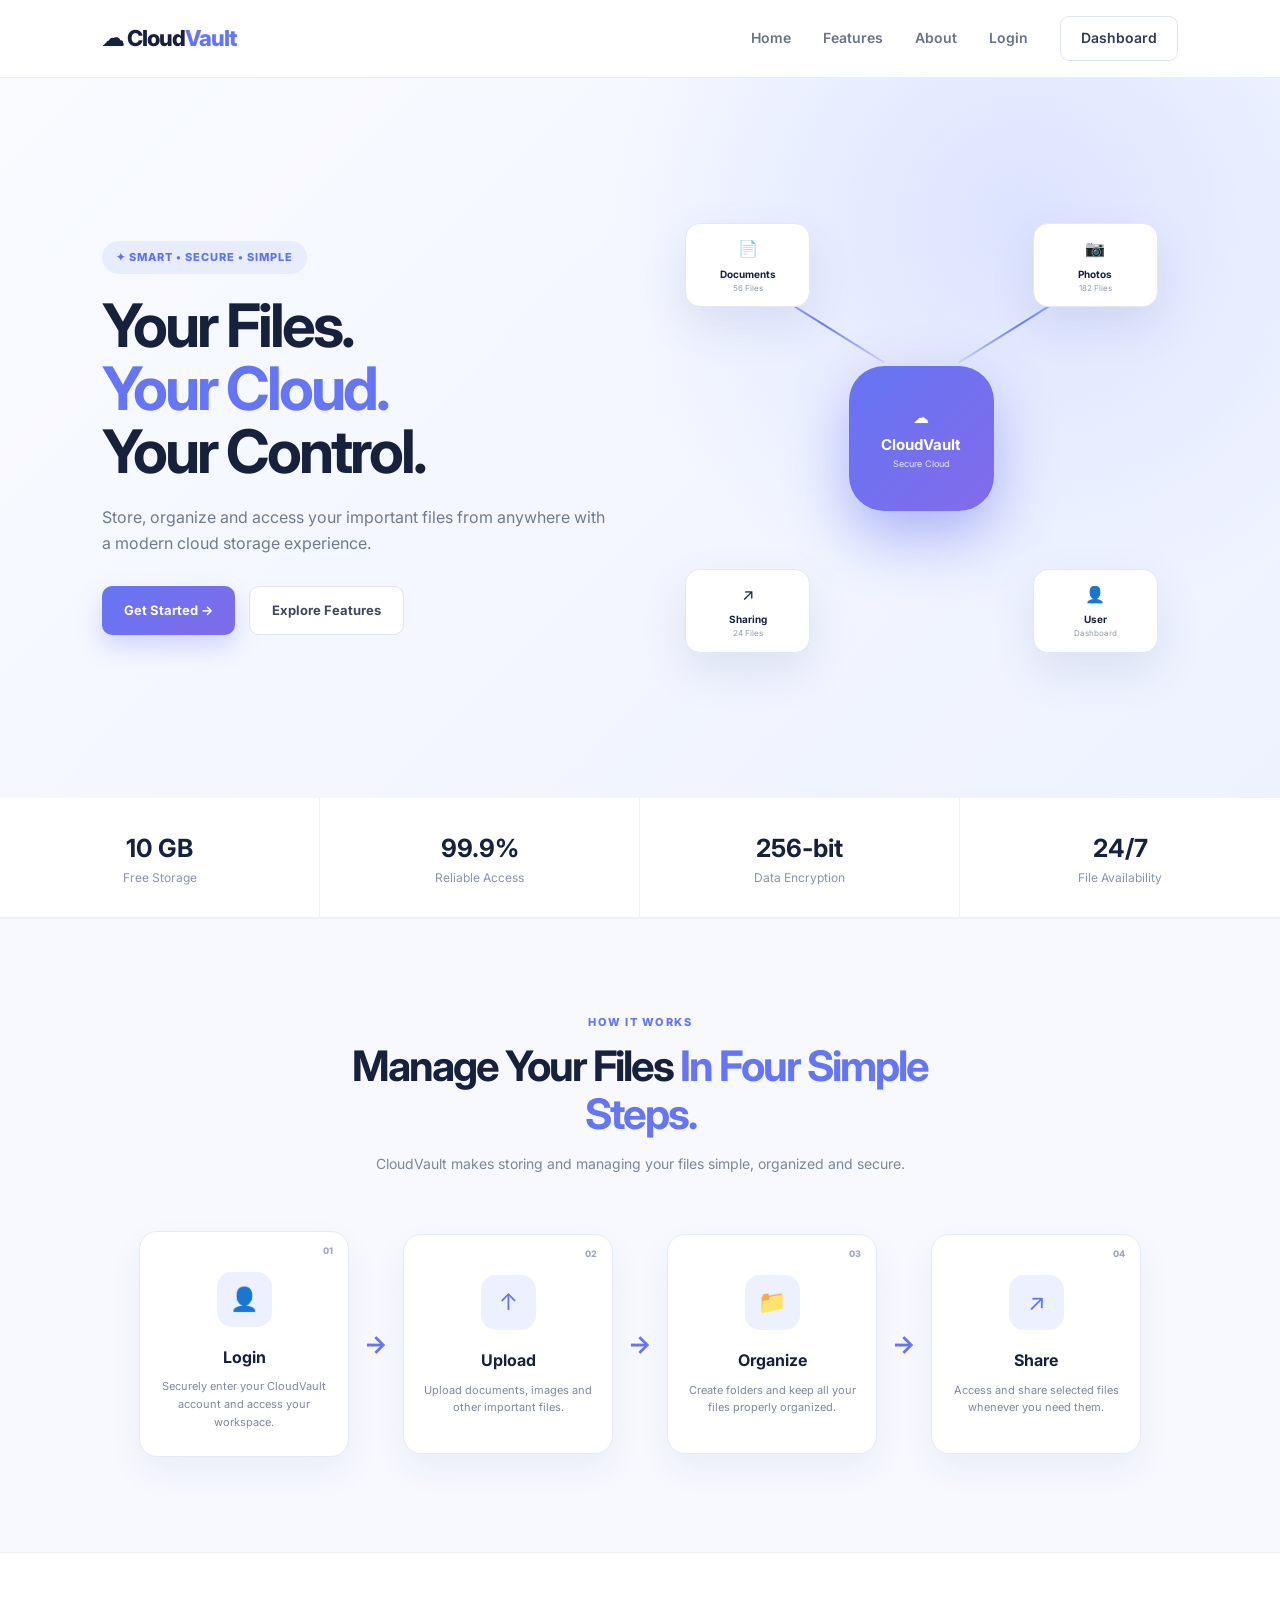
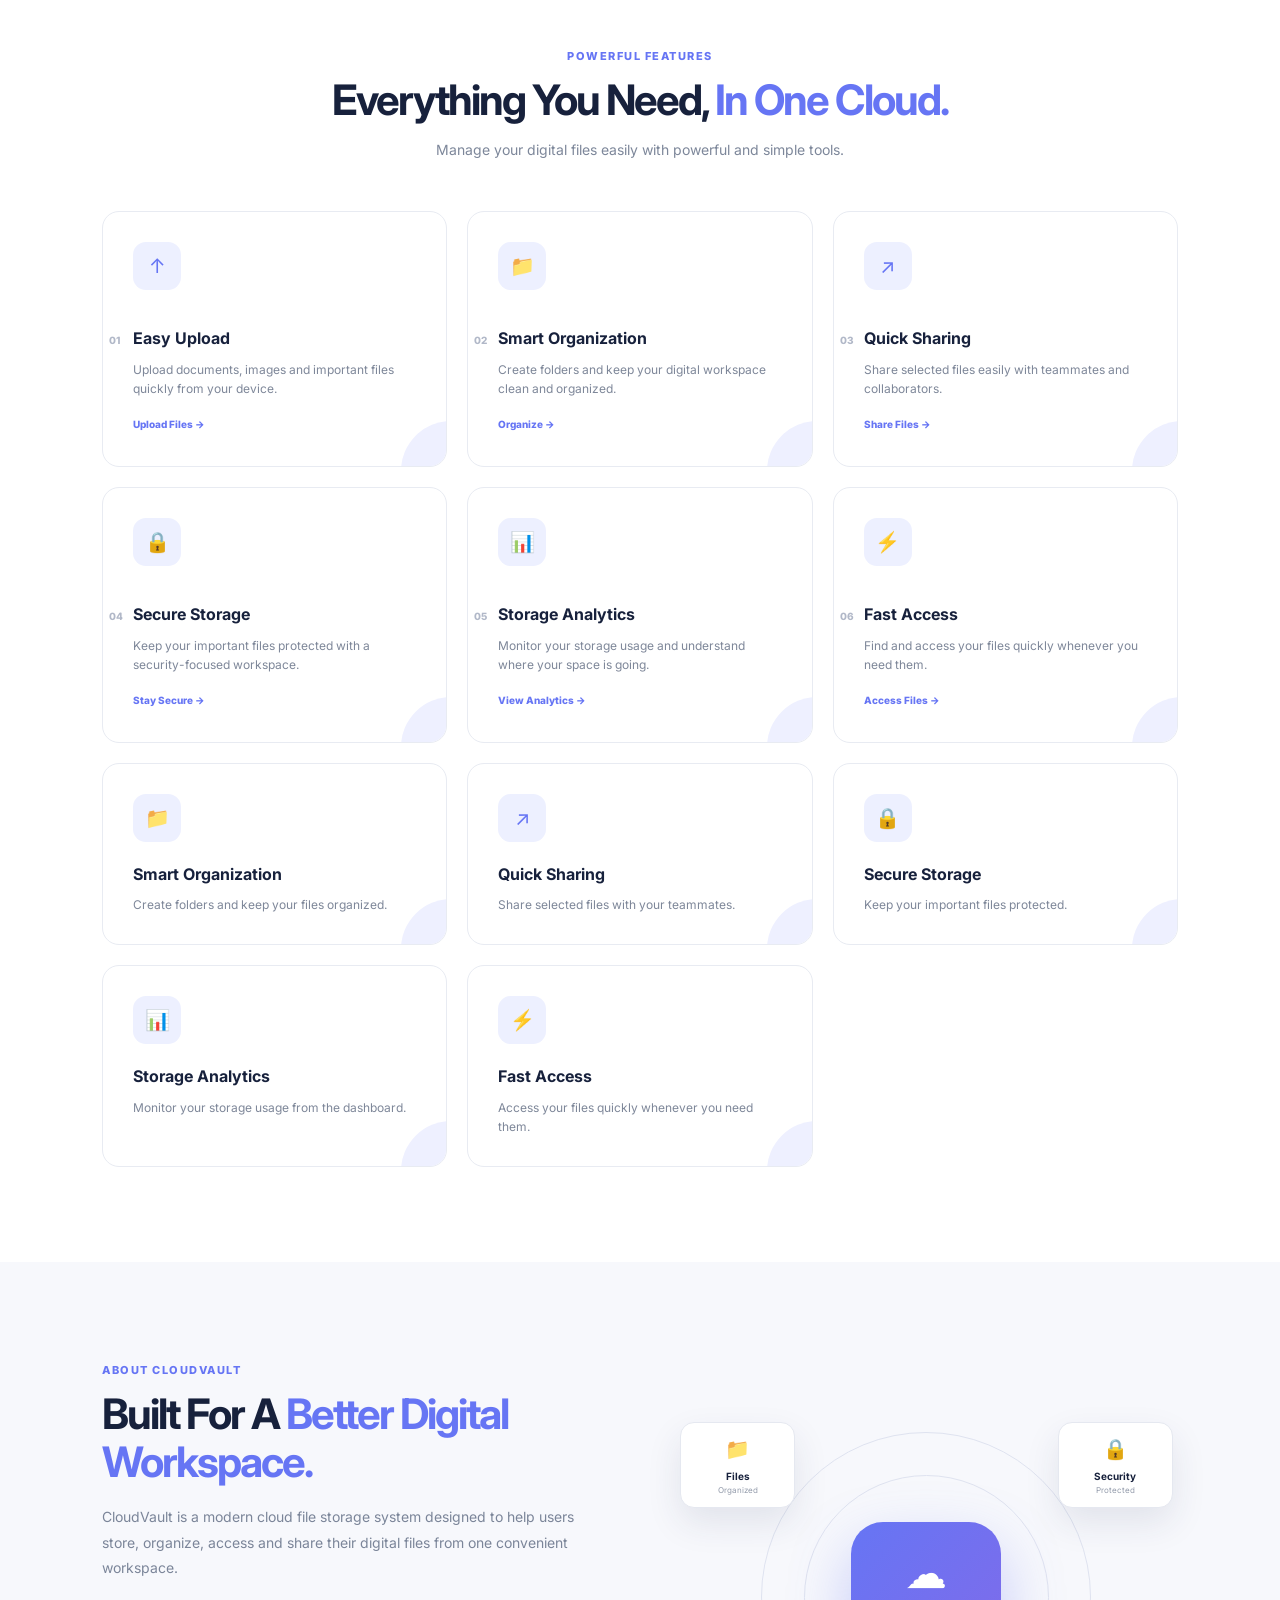
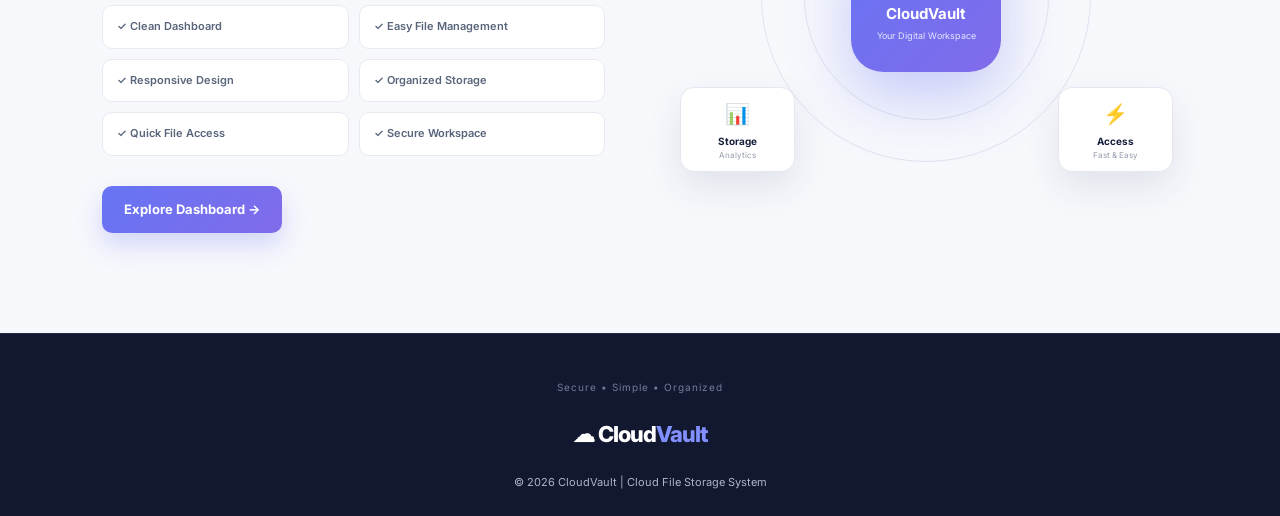
<file: src/main/resources/static/index.html>
<!DOCTYPE html>
<html lang="en">

<head>

    <meta charset="UTF-8">

    <meta name="viewport"
          content="width=device-width, initial-scale=1.0">

    <title>CloudVault | Cloud File Storage</title>

    <link rel="stylesheet" href="style.css">

</head>

<body>

<!-- Navigation Bar -->
<header class="navbar">

    <div class="logo">
        ☁ Cloud<span>Vault</span>
    </div>

    <nav>
        <a href="#home">Home</a>
        <a href="#features">Features</a>
        <a href="#about">About</a>
        <a href="login.html">Login</a>
        <a href="dashboard.html">Dashboard</a>
    </nav>

</header>


<!-- Home / Hero Section -->
<section id="home" class="hero">

    <div class="hero-content">

        <p class="tagline">
            ✦ SMART • SECURE • SIMPLE
        </p>

        <h1>
            Your Files.
            <span>Your Cloud.</span>
            Your Control.
        </h1>

        <p class="hero-text">
            Store, organize and access your important
            files from anywhere with a modern cloud
            storage experience.
        </p>

        <div class="hero-buttons">

            <a href="login.html" class="btn primary">
                Get Started →
            </a>

            <a href="#features" class="btn secondary">
                Explore Features
            </a>

        </div>

    </div>


    <!-- Cloud Diagram -->
    <div class="cloud-diagram">

        <div class="cloud-center">
            ☁
            <h3>CloudVault</h3>
            <p>Secure Cloud</p>
        </div>

        <div class="diagram-box box-one">
            📄
            <b>Documents</b>
            <small>56 Files</small>
        </div>

        <div class="diagram-box box-two">
            📷
            <b>Photos</b>
            <small>182 Files</small>
        </div>

        <div class="diagram-box box-three">
            ↗
            <b>Sharing</b>
            <small>24 Files</small>
        </div>

        <div class="diagram-box box-four">
            👤
            <b>User</b>
            <small>Dashboard</small>
        </div>

    </div>

</section>


<!-- Statistics -->
<section class="stats">

    <div>
        <h2>10 GB</h2>
        <p>Free Storage</p>
    </div>

    <div>
        <h2>99.9%</h2>
        <p>Reliable Access</p>
    </div>

    <div>
        <h2>256-bit</h2>
        <p>Data Encryption</p>
    </div>

    <div>
        <h2>24/7</h2>
        <p>File Availability</p>
    </div>

</section>

<!-- ================================
 HOW IT WORKS
================================ -->

<section class="how-it-works">

    <div class="section-heading">

        <p>HOW IT WORKS</p>

        <h2>
            Manage Your Files
            <span>In Four Simple Steps.</span>
        </h2>

        <p>
            CloudVault makes storing and managing
            your files simple, organized and secure.
        </p>

    </div>


    <!-- Workflow -->

    <div class="workflow">

        <!-- Step 1 -->

        <div class="workflow-card">

            <div class="step-number">
                01
            </div>

            <div class="workflow-icon">
                👤
            </div>

            <h3>
                Login
            </h3>

            <p>
                Securely enter your CloudVault
                account and access your workspace.
            </p>

        </div>


        <!-- Arrow -->

        <div class="workflow-arrow">
            →
        </div>


        <!-- Step 2 -->

        <div class="workflow-card">

            <div class="step-number">
                02
            </div>

            <div class="workflow-icon">
                ↑
            </div>

            <h3>
                Upload
            </h3>

            <p>
                Upload documents, images and
                other important files.
            </p>

        </div>


        <!-- Arrow -->

        <div class="workflow-arrow">
            →
        </div>


        <!-- Step 3 -->

        <div class="workflow-card">

            <div class="step-number">
                03
            </div>

            <div class="workflow-icon">
                📁
            </div>

            <h3>
                Organize
            </h3>

            <p>
                Create folders and keep all
                your files properly organized.
            </p>

        </div>


        <!-- Arrow -->

        <div class="workflow-arrow">
            →
        </div>


        <!-- Step 4 -->

        <div class="workflow-card">

            <div class="step-number">
                04
            </div>

            <div class="workflow-icon">
                ↗
            </div>

            <h3>
                Share
            </h3>

            <p>
                Access and share selected files
                whenever you need them.
            </p>

        </div>

    </div>

</section>


<!-- Features -->
<section id="features" class="features">

    <div class="section-heading">

        <p>POWERFUL FEATURES</p>

        <h2>
            Everything You Need,
            <span>In One Cloud.</span>
        </h2>

        <p>
            Manage your digital files easily with
            powerful and simple tools.
        </p>

    </div>


    <div class="feature-container">

        <div class="feature-card">
            <div class="feature-icon">↑</div>
            <div class="feature-number">01</div>
            <h3>Easy Upload</h3>
            <p>
                Upload documents, images and important
                files quickly from your device.
            </p>
            <span class="feature-link">Upload Files →</span>
        </div>


        <div class="feature-card">
            <div class="feature-icon">📁</div>
            <div class="feature-number">02</div>
            <h3>Smart Organization</h3>
            <p>
                Create folders and keep your digital
                workspace clean and organized.
            </p>
            <span class="feature-link">Organize →</span>
        </div>


        <div class="feature-card">
            <div class="feature-icon">↗</div>
            <div class="feature-number">03</div>
            <h3>Quick Sharing</h3>
            <p>
                Share selected files easily with
                teammates and collaborators.
            </p>
            <span class="feature-link">Share Files →</span>
        </div>


        <div class="feature-card">
            <div class="feature-icon">🔒</div>
            <div class="feature-number">04</div>
            <h3>Secure Storage</h3>
            <p>
                Keep your important files protected
                with a security-focused workspace.
            </p>
            <span class="feature-link">Stay Secure →</span>
        </div>


        <div class="feature-card">
            <div class="feature-icon">📊</div>
            <div class="feature-number">05</div>
            <h3>Storage Analytics</h3>
            <p>
                Monitor your storage usage and
                understand where your space is going.
            </p>
            <span class="feature-link">View Analytics →</span>
        </div>


        <div class="feature-card">
            <div class="feature-icon">⚡</div>
            <div class="feature-number">06</div>
            <h3>Fast Access</h3>
            <p>
                Find and access your files quickly
                whenever you need them.
            </p>
            <span class="feature-link">Access Files →</span>
        </div>


        <div class="feature-card">
            <div class="feature-icon">📁</div>
            <h3>Smart Organization</h3>
            <p>
                Create folders and keep your
                files organized.
            </p>
        </div>


        <div class="feature-card">
            <div class="feature-icon">↗</div>
            <h3>Quick Sharing</h3>
            <p>
                Share selected files with
                your teammates.
            </p>
        </div>


        <div class="feature-card">
            <div class="feature-icon">🔒</div>
            <h3>Secure Storage</h3>
            <p>
                Keep your important files
                protected.
            </p>
        </div>


        <div class="feature-card">
            <div class="feature-icon">📊</div>
            <h3>Storage Analytics</h3>
            <p>
                Monitor your storage usage
                from the dashboard.
            </p>
        </div>


        <div class="feature-card">
            <div class="feature-icon">⚡</div>
            <h3>Fast Access</h3>
            <p>
                Access your files quickly
                whenever you need them.
            </p>
        </div>

    </div>

</section>


<!-- ================================
 ABOUT CLOUDVAULT
================================ -->

<section id="about" class="about">

    <div class="about-content">

        <p class="section-label">
            ABOUT CLOUDVAULT
        </p>

        <h2>
            Built For A
            <span>Better Digital Workspace.</span>
        </h2>

        <p class="about-description">
            CloudVault is a modern cloud file storage
            system designed to help users store,
            organize, access and share their digital
            files from one convenient workspace.
        </p>


        <!-- About Points -->

        <div class="about-points">

            <div>
                ✓ Clean Dashboard
            </div>

            <div>
                ✓ Easy File Management
            </div>

            <div>
                ✓ Responsive Design
            </div>

            <div>
                ✓ Organized Storage
            </div>

            <div>
                ✓ Quick File Access
            </div>

            <div>
                ✓ Secure Workspace
            </div>

        </div>


        <a href="dashboard.html"
           class="btn primary">

            Explore Dashboard →

        </a>

    </div>


    <!-- About Visual -->

    <div class="about-visual">

        <div class="about-orbit orbit-one"></div>

        <div class="about-orbit orbit-two"></div>


        <!-- Center -->

        <div class="about-center">

            <div class="about-cloud-icon">
                ☁
            </div>

            <h3>
                CloudVault
            </h3>

            <p>
                Your Digital Workspace
            </p>

        </div>


        <!-- Visual Cards -->

        <div class="about-node node-files">

            <span>📁</span>

            <b>Files</b>

            <small>Organized</small>

        </div>


        <div class="about-node node-security">

            <span>🔒</span>

            <b>Security</b>

            <small>Protected</small>

        </div>


        <div class="about-node node-storage">

            <span>📊</span>

            <b>Storage</b>

            <small>Analytics</small>

        </div>


        <div class="about-node node-access">

            <span>⚡</span>

            <b>Access</b>

            <small>Fast & Easy</small>

        </div>

    </div>

</section>

<!-- Footer -->
<footer>

    <div class="logo">
        ☁ Cloud<span>Vault</span>
    </div>

    <p>
        © 2026 CloudVault | Cloud File Storage System
    </p>

</footer>


<script src="script.js"></script>

</body>

</html>
</file>
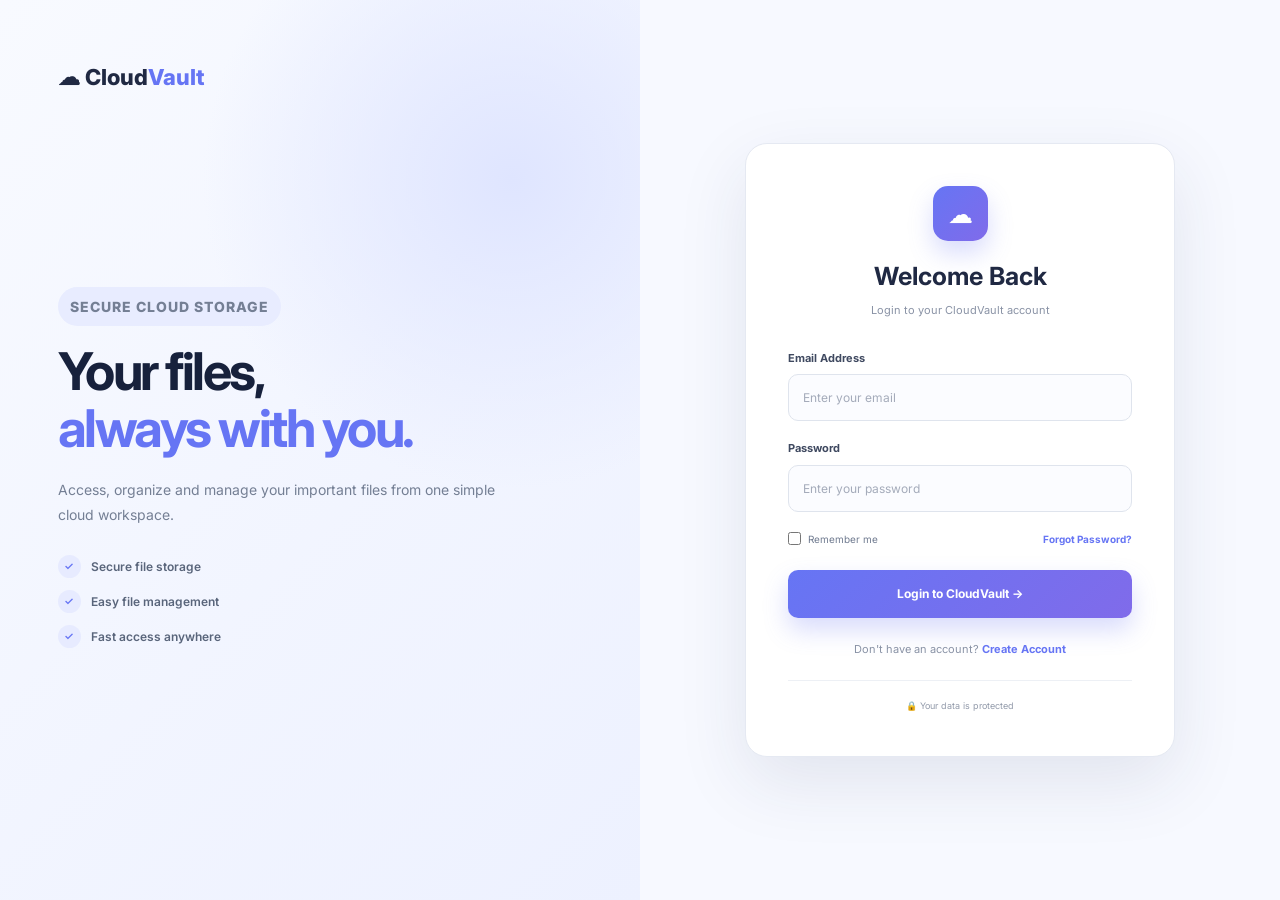
<file: src/main/resources/static/login.html>
<!DOCTYPE html>
<html lang="en">

<head>
    <meta charset="UTF-8">
    <meta name="viewport" content="width=device-width, initial-scale=1.0">

    <title>Login | CloudVault</title>

    <link rel="stylesheet" href="style.css">
</head>

<body>

<!-- LOGIN PAGE -->

<main class="login-page">

    <!-- Left Side -->

    <section class="login-info">

        <a href="index.html" class="login-logo">
            ☁ Cloud<span>Vault</span>
        </a>

        <div class="login-info-content">

            <p class="login-label">
                SECURE CLOUD STORAGE
            </p>

            <h1>
                Your files,
                <span>always with you.</span>
            </h1>

            <p>
                Access, organize and manage your
                important files from one simple
                cloud workspace.
            </p>

            <div class="login-benefits">

                <div>
                    <span>✓</span>
                    Secure file storage
                </div>

                <div>
                    <span>✓</span>
                    Easy file management
                </div>

                <div>
                    <span>✓</span>
                    Fast access anywhere
                </div>

            </div>

        </div>

    </section>


    <!-- Right Side -->

    <section class="login-form-section">

        <div class="login-card">

            <div class="login-card-header">

                <div class="login-icon">
                    ☁
                </div>

                <h2>
                    Welcome Back
                </h2>

                <p>
                    Login to your CloudVault account
                </p>

            </div>



            <form id="loginForm">

                <!-- Email -->

                <div class="form-group">

                    <label for="email">
                        Email Address
                    </label>

                    <input
                            type="email"
                            id="email"
                            placeholder="Enter your email"
                            required
                    >

                </div>


                <!-- Password -->

                <div class="form-group">

                    <label for="password">
                        Password
                    </label>

                    <input
                            type="password"
                            id="password"
                            placeholder="Enter your password"
                            required
                    >

                </div>


                <!-- Options -->

                <div class="login-options">

                    <label class="remember">

                        <input
                                type="checkbox"
                                id="remember"
                        >

                        <span>
                Remember me
            </span>

                    </label>

                    <a href="#">
                        Forgot Password?
                    </a>

                </div>


                <!-- Login Button -->

                <button
                        type="submit"
                        class="login-button">

                    Login to CloudVault →

                </button>

            </form>


            <!-- Register -->

            <p class="register-text">

                Don't have an account?

                <a href="#">
                    Create Account
                </a>

            </p>


            <!-- Security -->

            <div class="login-security">

                🔒 Your data is protected

            </div>

        </div>

    </section>

</main>
<script src="script.js"></script>

</body>

</html>
</file>
<file: src/main/resources/static/style.css>
/* ================================
   GOOGLE FONT
================================ */

@import url('https://fonts.googleapis.com/css2?family=Inter:wght@400;500;600;700;800&display=swap');


/* ================================
   BASIC RESET
================================ */

* {
    margin: 0;
    padding: 0;
    box-sizing: border-box;
}

html {
    scroll-behavior: smooth;
}

body {
    font-family: 'Inter', sans-serif;
    color: #17213c;
    background: #f8faff;
    line-height: 1.6;
}

a {
    text-decoration: none;
    color: inherit;
}


/* ================================
   NAVBAR
================================ */

.navbar {
    height: 78px;

    display: flex;
    align-items: center;
    justify-content: space-between;

    padding: 0 8%;

    background: rgba(255, 255, 255, 0.95);

    border-bottom: 1px solid #e9edf5;

    position: sticky;
    top: 0;

    z-index: 100;

    backdrop-filter: blur(15px);
}


/* Logo */

.logo {
    font-size: 22px;
    font-weight: 800;

    letter-spacing: -1px;
}

.logo span {
    color: #6675f4;
}


/* Navigation */

.navbar nav {
    display: flex;

    align-items: center;

    gap: 32px;

    font-size: 14px;

    font-weight: 600;

    color: #68738a;
}

.navbar nav a {
    transition: 0.3s;
}

.navbar nav a:hover {
    color: #6675f4;
}


/* Login Button */

.navbar nav a:last-child {

    padding: 10px 20px;

    border-radius: 9px;

    border: 1px solid #dfe4ef;

    color: #303b55;

    background: white;
}

.navbar nav a:last-child:hover {

    background: #6675f4;

    color: white;

    border-color: #6675f4;
}


/* ================================
   HERO SECTION
================================ */

.hero {

    min-height: 720px;

    padding: 80px 8%;

    display: grid;

    grid-template-columns: 1fr 1fr;

    align-items: center;

    gap: 50px;

    background:

        radial-gradient(
            circle at 80% 20%,
            #dce3ff,
            transparent 35%
        ),

        linear-gradient(
            135deg,
            #f9fbff,
            #eef2ff
        );

    overflow: hidden;
}


/* Hero Text */

.tagline {

    display: inline-block;

    padding: 8px 14px;

    border-radius: 30px;

    background: #e8ecff;

    color: #6271ef;

    font-size: 11px;

    font-weight: 800;

    letter-spacing: 1px;

    margin-bottom: 20px;
}


.hero h1 {

    font-size: 60px;

    line-height: 1.05;

    letter-spacing: -3px;

    max-width: 650px;

    margin-bottom: 22px;
}

.hero h1 span {

    display: block;

    color: #6675f4;
}


.hero-text {

    max-width: 540px;

    color: #707b91;

    font-size: 16px;
}


/* Buttons */

.hero-buttons {

    display: flex;

    gap: 14px;

    margin-top: 30px;
}

.btn {

    display: inline-flex;

    align-items: center;

    justify-content: center;

    padding: 13px 22px;

    border-radius: 10px;

    font-size: 13px;

    font-weight: 700;

    transition: 0.3s;
}


/* Primary */

.btn.primary {

    color: white;

    background:
        linear-gradient(
            135deg,
            #6675f4,
            #806be9
        );

    box-shadow:
        0 12px 25px
        rgba(102,117,244,0.25);
}

.btn.primary:hover {

    transform: translateY(-3px);

    box-shadow:
        0 17px 30px
        rgba(102,117,244,0.35);
}


/* Secondary */

.btn.secondary {

    color: #3f4960;

    background: white;

    border: 1px solid #dfe4ef;
}

.btn.secondary:hover {

    border-color: #6675f4;

    color: #6675f4;
}


/* ================================
   CLOUD DIAGRAM
================================ */

.cloud-diagram {

    height: 500px;

    position: relative;

    display: flex;

    align-items: center;

    justify-content: center;
}


/* Main Cloud */

.cloud-center {

    width: 145px;

    height: 145px;

    border-radius: 35px;

    background:
        linear-gradient(
            135deg,
            #6575f4,
            #826bea
        );

    color: white;

    display: flex;

    flex-direction: column;

    align-items: center;

    justify-content: center;

    text-align: center;

    position: relative;

    z-index: 5;

    box-shadow:
        0 25px 60px
        rgba(92,105,235,0.45);
}

.cloud-center:first-letter {
    font-size: 45px;
}

.cloud-center h3 {

    font-size: 15px;

    margin-top: 3px;
}

.cloud-center p {

    font-size: 9px;

    color: #e3e6ff;
}


/* Diagram Boxes */

.diagram-box {

    position: absolute;

    width: 125px;

    min-height: 82px;

    padding: 12px;

    background: white;

    border: 1px solid #e4e8f2;

    border-radius: 15px;

    box-shadow:
        0 18px 45px
        rgba(67,81,139,0.12);

    display: flex;

    flex-direction: column;

    align-items: center;

    justify-content: center;

    text-align: center;

    z-index: 4;

    transition: 0.3s;
}

.diagram-box:hover {

    transform: translateY(-6px);

    box-shadow:
        0 22px 50px
        rgba(67,81,139,0.18);
}


.diagram-box:first-line {

    font-size: 20px;
}


.diagram-box b {

    font-size: 10px;

    margin-top: 4px;
}


.diagram-box small {

    font-size: 8px;

    color: #929aaa;
}


/* Position Boxes */

.box-one {

    top: 35px;

    left: 20px;
}

.box-two {

    top: 35px;

    right: 20px;
}

.box-three {

    bottom: 35px;

    left: 20px;
}

.box-four {

    bottom: 35px;

    right: 20px;
}


/* ================================
   DIAGRAM CONNECTIONS
================================ */

.cloud-diagram::before,
.cloud-diagram::after {

    content: "";

    position: absolute;

    width: 145px;

    height: 2px;

    background:
        linear-gradient(
            90deg,
            #d1d7fa,
            #6877f4,
            #d1d7fa
        );

    z-index: 1;
}


/* Horizontal Lines */

.cloud-diagram::before {

    transform: rotate(32deg);

    left: 85px;

    top: 135px;
}

.cloud-diagram::after {

    transform: rotate(-32deg);

    right: 85px;

    top: 135px;
}


/* ================================
   STATISTICS
================================ */

.stats {

    display: grid;

    grid-template-columns:
        repeat(4, 1fr);

    background: white;

    border-bottom:
        1px solid #edf0f5;
}


.stats div {

    text-align: center;

    padding: 30px;

    border-right:
        1px solid #edf0f5;
}

.stats div:last-child {
    border-right: none;
}


.stats h2 {

    font-size: 25px;
}


.stats p {

    color: #8a94a8;

    font-size: 12px;
}

/* =================================
   HOW IT WORKS
================================= */

.how-it-works {

    padding: 95px 8%;

    background: #f7f9ff;

    border-top: 1px solid #edf0f5;

    border-bottom: 1px solid #edf0f5;
}


/* Workflow Container */

.workflow {

    margin-top: 55px;

    display: flex;

    align-items: center;

    justify-content: center;

    gap: 15px;
}


/* Workflow Card */

.workflow-card {

    width: 210px;

    min-height: 220px;

    padding: 25px 20px;

    background: white;

    border: 1px solid #e5e9f2;

    border-radius: 18px;

    text-align: center;

    position: relative;

    transition: 0.3s;

    box-shadow:
        0 15px 35px
        rgba(40,50,90,0.06);
}


.workflow-card:hover {

    transform: translateY(-8px);

    box-shadow:
        0 22px 45px
        rgba(40,50,90,0.12);

    border-color: #dfe4ff;
}


/* Step Number */

.step-number {

    position: absolute;

    top: 12px;

    right: 15px;

    font-size: 9px;

    font-weight: 800;

    color: #a0a8ba;
}


/* Workflow Icon */

.workflow-icon {

    width: 55px;

    height: 55px;

    margin: 15px auto 18px;

    border-radius: 15px;

    display: grid;

    place-items: center;

    background: #edf0ff;

    color: #6675f4;

    font-size: 23px;
}


.workflow-card h3 {

    font-size: 16px;

    margin-bottom: 8px;
}


.workflow-card p {

    font-size: 11px;

    color: #7f899d;

    line-height: 1.6;
}


/* Arrows */

.workflow-arrow {

    font-size: 25px;

    font-weight: 700;

    color: #6877ef;

    flex-shrink: 0;
}


/* ================================
   FEATURES
================================ */

.features {

    padding: 95px 8%;

    background: white;
}


.section-heading {

    max-width: 650px;

    margin: auto;

    text-align: center;
}


.section-heading > p:first-child {

    color: #6675f4;

    font-size: 11px;

    font-weight: 800;

    letter-spacing: 1.5px;
}


.section-heading h2 {

    font-size: 42px;

    line-height: 1.15;

    letter-spacing: -2px;

    margin: 10px 0 15px;
}


.section-heading h2 span {

    color: #6675f4;
}


.section-heading p:last-child {

    color: #7d879a;

    font-size: 14px;
}


/* Feature Grid */

.feature-container {

    margin-top: 50px;

    display: grid;

    grid-template-columns:
        repeat(3, 1fr);

    gap: 20px;
}


/* Feature Card */

.feature-card {

    padding: 30px;

    border: 1px solid #e8ebf2;

    border-radius: 17px;

    background: white;

    transition: 0.3s;
}


.feature-card:hover {

    transform: translateY(-7px);

    box-shadow:
        0 20px 40px
        rgba(39,52,86,0.09);

    border-color: #dfe4ff;
}


.feature-icon {

    width: 48px;

    height: 48px;

    display: grid;

    place-items: center;

    border-radius: 13px;

    background: #edf0ff;

    color: #6675f4;

    font-size: 20px;

    margin-bottom: 20px;
}


.feature-card h3 {

    font-size: 16px;

    margin-bottom: 8px;
}


.feature-card p {

    color: #7e8799;

    font-size: 12px;
}


/* ================================
   ABOUT SECTION
================================ */

.about {

    padding: 90px 8%;

    display: grid;

    grid-template-columns:
        1.1fr 0.9fr;

    gap: 70px;

    align-items: center;

    background: #f7f8fc;
}


.section-label {

    color: #6675f4;

    font-size: 11px;

    font-weight: 800;

    letter-spacing: 1.5px;
}


.about h2 {

    font-size: 42px;

    line-height: 1.15;

    letter-spacing: -2px;

    margin: 10px 0 18px;
}


.about h2 span {

    color: #6675f4;
}


.about-content > p:not(.section-label) {

    color: #7b8599;

    font-size: 14px;

    max-width: 560px;
}


/* About Points */

.about-points {

    display: grid;

    grid-template-columns: 1fr 1fr;

    gap: 12px;

    margin: 25px 0 30px;
}


.about-points div {

    padding: 12px;

    border-radius: 9px;

    background: white;

    border: 1px solid #e9ecf2;

    color: #59657b;

    font-size: 11px;

    font-weight: 600;
}


/* About Visual */

.about-visual {

    height: 350px;

    position: relative;

    display: grid;

    place-items: center;
}


.about-cloud {

    width: 135px;

    height: 135px;

    border-radius: 35px;

    background:
        linear-gradient(
            135deg,
            #6675f4,
            #806bea
        );

    color: white;

    display: grid;

    place-items: center;

    font-size: 50px;

    position: relative;

    z-index: 3;

    box-shadow:
        0 25px 60px
        rgba(92,105,235,0.4);
}


.about-circle {

    position: absolute;

    border: 1px solid #dfe3f0;

    border-radius: 50%;
}


.circle-one {

    width: 270px;

    height: 270px;
}


.circle-two {

    width: 210px;

    height: 210px;
}


/* ================================
   FOOTER
================================ */

footer {

    padding: 40px 8%;

    background: white;

    display: flex;

    align-items: center;

    justify-content: space-between;

    color: #8b94a7;

    font-size: 11px;
}


/* ================================
   RESPONSIVE DESIGN
================================ */

@media (max-width: 900px) {

    .hero {

        grid-template-columns: 1fr;

        text-align: center;
    }

    .hero-text {

        margin: auto;
    }

    .hero-buttons {

        justify-content: center;
    }

    .feature-container {

        grid-template-columns: 1fr 1fr;
    }

    .about {

        grid-template-columns: 1fr;
    }

    .about-content {

        text-align: center;
    }

    .about-content > p {

        margin-left: auto;

        margin-right: auto;
    }

    .about-points {

        text-align: left;
    }

    .stats {

        grid-template-columns: 1fr 1fr;
    }

    .cloud-diagram {

        transform: scale(0.9);
    }
}


@media (max-width: 600px) {

    .navbar {

        padding: 0 5%;
    }

    .navbar nav {

        gap: 10px;
    }

    .navbar nav a:not(:last-child) {

        display: none;
    }

    .hero {

        padding: 60px 5%;
    }

    .hero h1 {

        font-size: 44px;
    }

    .hero-buttons {

        flex-direction: column;
    }

    .feature-container {

        grid-template-columns: 1fr;
    }

    .features,
    .about {

        padding: 65px 6%;
    }

    .section-heading h2,
    .about h2 {

        font-size: 34px;
    }

    .cloud-diagram {

        transform: scale(0.72);

        margin: -30px 0;
    }

    .about-visual {

        display: none;
    }

    .about-points {

        grid-template-columns: 1fr;
    }

    footer {

        flex-direction: column;

        gap: 15px;

        text-align: center;
    }
}

/* =================================
   WORKFLOW RESPONSIVE
================================= */

@media (max-width: 1000px) {

    .workflow {
        flex-wrap: wrap;
    }

    .workflow-arrow {
        display: none;
    }

}


@media (max-width: 600px) {

    .workflow {
        flex-direction: column;
    }

    .workflow-card {
        width: 100%;
        max-width: 320px;
    }

}

/* =================================
   PREMIUM FEATURE CARDS
================================= */

.feature-card {
    position: relative;
    overflow: hidden;
}

.feature-number {
    position: absolute;
    top: 22px;
    right: 24px;

    font-size: 10px;
    font-weight: 800;

    color: #b1b8c8;
}

.feature-link {
    display: inline-block;

    margin-top: 18px;

    font-size: 10px;
    font-weight: 800;

    color: #6675f4;

    transition: 0.3s;
}

.feature-card:hover .feature-link {
    letter-spacing: 0.3px;
}

.feature-card::after {
    content: "";

    position: absolute;

    width: 100px;
    height: 100px;

    right: -55px;
    bottom: -55px;

    border-radius: 50%;

    background: #eef0ff;

    transition: 0.3s;

    z-index: 0;
}

.feature-card:hover::after {
    transform: scale(1.8);
}

.feature-card > * {
    position: relative;
    z-index: 1;
}

/* =================================
   ABOUT SECTION - PREMIUM VISUAL
================================= */

.about {
    padding: 100px 8%;
    display: grid;
    grid-template-columns: 1fr 1fr;
    gap: 70px;
    align-items: center;
    background: #f7f8fc;
}


/* About Text */

.about-description {
    max-width: 560px;
    color: #7b8599;
    font-size: 14px;
    line-height: 1.8;
}


/* About Points */

.about-points {
    display: grid;
    grid-template-columns: 1fr 1fr;
    gap: 10px;
    margin: 25px 0 30px;
}

.about-points div {
    padding: 12px 14px;
    border-radius: 10px;
    background: white;
    border: 1px solid #e7eaf1;
    color: #59657b;
    font-size: 11px;
    font-weight: 600;
}


/* =================================
   ABOUT VISUAL
================================= */

.about-visual {
    height: 400px;
    position: relative;
    display: flex;
    align-items: center;
    justify-content: center;
}


/* Center Cloud */

.about-center {
    width: 150px;
    height: 150px;

    border-radius: 32px;

    background: linear-gradient(
        135deg,
        #6675f4,
        #806bea
    );

    color: white;

    display: flex;
    flex-direction: column;

    align-items: center;
    justify-content: center;

    text-align: center;

    position: relative;
    z-index: 5;

    box-shadow:
        0 25px 60px
        rgba(102,117,244,0.35);
}


.about-cloud-icon {
    font-size: 42px;
    line-height: 1;
    margin-bottom: 8px;
}


.about-center h3 {
    font-size: 15px;
}


.about-center p {
    font-size: 9px;
    color: #e4e7ff;
    margin-top: 3px;
}


/* =================================
   ORBIT CIRCLES
================================= */

.about-orbit {
    position: absolute;

    border: 1px solid #dfe3f0;

    border-radius: 50%;
}


.orbit-one {
    width: 330px;
    height: 330px;
}


.orbit-two {
    width: 245px;
    height: 245px;
}


/* =================================
   ABOUT NODES
================================= */

.about-node {
    position: absolute;

    width: 115px;
    min-height: 72px;

    padding: 10px;

    background: white;

    border: 1px solid #e5e8f0;

    border-radius: 14px;

    display: flex;
    flex-direction: column;

    align-items: center;
    justify-content: center;

    text-align: center;

    z-index: 6;

    box-shadow:
        0 15px 35px
        rgba(40,50,90,0.10);

    transition: 0.3s;
}


.about-node:hover {
    transform: translateY(-6px);
}


.about-node span {
    font-size: 20px;
    margin-bottom: 3px;
}


.about-node b {
    font-size: 10px;
}


.about-node small {
    font-size: 8px;
    color: #929aaa;
}


/* Node Positions */

.node-files {
    top: 25px;
    left: 5px;
}


.node-security {
    top: 25px;
    right: 5px;
}


.node-storage {
    bottom: 25px;
    left: 5px;
}


.node-access {
    bottom: 25px;
    right: 5px;
}


/* =================================
   ABOUT RESPONSIVE
================================= */

@media (max-width: 900px) {

    .about {
        grid-template-columns: 1fr;
        text-align: center;
    }

    .about-description {
        margin-left: auto;
        margin-right: auto;
    }

    .about-points {
        text-align: left;
    }

}


@media (max-width: 600px) {

    .about {
        padding: 70px 6%;
    }

    .about-points {
        grid-template-columns: 1fr;
    }

    .about-visual {
        transform: scale(0.75);
        margin: -35px 0;
    }

}

/* =================================
   NAVBAR POLISH
================================= */

.navbar nav a {
    position: relative;
    transition: 0.3s;
}

.navbar nav a:not(:last-child)::after {
    content: "";

    position: absolute;

    left: 0;
    bottom: -7px;

    width: 0;
    height: 2px;

    background: #6675f4;

    border-radius: 10px;

    transition: 0.3s;
}

.navbar nav a:not(:last-child):hover::after {
    width: 100%;
}

/* =================================
   HERO BUTTON POLISH
================================= */

.btn {
    cursor: pointer;
}

.btn.secondary:hover {
    transform: translateY(-3px);
}

.btn.primary:hover {
    transform: translateY(-3px);
}

/* =================================
   PREMIUM FOOTER
================================= */

footer {
    padding: 45px 8% 25px;

    background: #11182f;

    color: #aeb6ca;

    display: flex;

    flex-direction: column;

    gap: 22px;

    text-align: center;

    border-top: 1px solid #202947;
}

footer .logo {
    color: white;
}

footer .logo span {
    color: #8290ff;
}

footer p {
    font-size: 11px;
}

footer::before {
    content: "Secure • Simple • Organized";

    font-size: 10px;

    color: #737d99;

    letter-spacing: 1px;
}


/* =================================
   LOGIN PAGE
================================= */

.login-page {
    min-height: 100vh;

    display: grid;
    grid-template-columns: 1fr 1fr;

    background: #f7f9ff;
}


/* =================================
   LEFT INFORMATION SIDE
================================= */

.login-info {
    padding: 60px 9%;

    display: flex;
    flex-direction: column;

    background:
        radial-gradient(
            circle at 80% 20%,
            #dfe5ff,
            transparent 35%
        ),
        linear-gradient(
            135deg,
            #f8faff,
            #edf1ff
        );
}


.login-logo {
    font-size: 22px;
    font-weight: 800;

    color: #202943;

    width: fit-content;
}

.login-logo span {
    color: #6675f4;
}


.login-info-content {
    max-width: 500px;

    margin: auto 0;
}


.login-label {
    display: inline-block;

    padding: 7px 12px;

    border-radius: 20px;

    background: #e8ecff;

    color: #6675f4;

    font-size: 10px;

    font-weight: 800;

    letter-spacing: 1px;

    margin-bottom: 18px;
}


.login-info-content h1 {
    font-size: 52px;

    line-height: 1.08;

    letter-spacing: -2.5px;

    color: #17213c;

    margin-bottom: 20px;
}


.login-info-content h1 span {
    display: block;

    color: #6675f4;
}


.login-info-content > p {
    max-width: 450px;

    color: #747f94;

    font-size: 14px;

    line-height: 1.8;
}


/* Benefits */

.login-benefits {
    margin-top: 28px;

    display: flex;

    flex-direction: column;

    gap: 12px;
}


.login-benefits div {
    display: flex;

    align-items: center;

    gap: 10px;

    color: #59657b;

    font-size: 12px;

    font-weight: 600;
}


.login-benefits span {
    width: 23px;
    height: 23px;

    display: grid;

    place-items: center;

    border-radius: 50%;

    background: #e7ebff;

    color: #6675f4;

    font-size: 11px;
}


/* =================================
   RIGHT FORM SIDE
================================= */

.login-form-section {
    display: flex;

    align-items: center;

    justify-content: center;

    padding: 50px;
}


.login-card {
    width: 100%;

    max-width: 430px;

    padding: 42px;

    background: white;

    border: 1px solid #e5e9f2;

    border-radius: 22px;

    box-shadow:
        0 25px 70px
        rgba(39,52,86,0.10);
}


/* Header */

.login-card-header {
    text-align: center;

    margin-bottom: 30px;
}


.login-icon {
    width: 55px;
    height: 55px;

    margin: 0 auto 15px;

    display: grid;

    place-items: center;

    border-radius: 15px;

    background:
        linear-gradient(
            135deg,
            #6675f4,
            #806bea
        );

    color: white;

    font-size: 25px;

    box-shadow:
        0 12px 25px
        rgba(102,117,244,0.25);
}


.login-card-header h2 {
    font-size: 25px;

    color: #202943;

    margin-bottom: 6px;
}


.login-card-header p {
    color: #8992a5;

    font-size: 11px;
}


/* =================================
   FORM
================================= */

.form-group {
    margin-bottom: 19px;
}


.form-group label {
    display: block;

    margin-bottom: 7px;

    color: #3f4960;

    font-size: 11px;

    font-weight: 700;
}


.form-group input {
    width: 100%;

    height: 47px;

    padding: 0 14px;

    border: 1px solid #dfe4ed;

    border-radius: 10px;

    outline: none;

    background: #fbfcff;

    color: #28324a;

    font-family: inherit;

    font-size: 12px;

    transition: 0.3s;
}


.form-group input:focus {
    border-color: #6675f4;

    background: white;

    box-shadow:
        0 0 0 3px
        rgba(102,117,244,0.10);
}


.form-group input::placeholder {
    color: #a4abba;
}


/* =================================
   OPTIONS
================================= */

.login-options {
    display: flex;

    align-items: center;

    justify-content: space-between;

    margin: 4px 0 23px;

    font-size: 10px;
}


.remember {
    display: flex;

    align-items: center;

    gap: 7px;

    color: #707b90;

    cursor: pointer;
}


.remember input {
    accent-color: #6675f4;
}


.login-options a {
    color: #6675f4;

    font-weight: 700;
}


/* =================================
   LOGIN BUTTON
================================= */

.login-button {
    width: 100%;

    height: 48px;

    border: none;

    border-radius: 10px;

    background:
        linear-gradient(
            135deg,
            #6675f4,
            #806bea
        );

    color: white;

    font-family: inherit;

    font-size: 12px;

    font-weight: 700;

    cursor: pointer;

    box-shadow:
        0 12px 25px
        rgba(102,117,244,0.25);

    transition: 0.3s;
}


.login-button:hover {
    transform: translateY(-2px);

    box-shadow:
        0 17px 30px
        rgba(102,117,244,0.32);
}


/* =================================
   REGISTER
================================= */

.register-text {
    margin-top: 23px;

    text-align: center;

    color: #8992a5;

    font-size: 11px;
}


.register-text a {
    color: #6675f4;

    font-weight: 700;
}


/* Security */

.login-security {
    margin-top: 22px;

    padding-top: 18px;

    border-top: 1px solid #edf0f5;

    text-align: center;

    color: #929aaa;

    font-size: 9px;
}


/* =================================
   LOGIN RESPONSIVE
================================= */

@media (max-width: 850px) {

    .login-page {
        grid-template-columns: 1fr;
    }

    .login-info {
        min-height: 380px;

        padding: 35px 7%;
    }

    .login-info-content {
        margin: auto 0;
    }

    .login-info-content h1 {
        font-size: 42px;
    }

    .login-form-section {
        padding: 50px 7%;
    }
}


@media (max-width: 500px) {

    .login-info {
        min-height: 330px;
    }

    .login-info-content h1 {
        font-size: 36px;
    }

    .login-card {
        padding: 30px 22px;
    }

    .login-form-section {
        padding: 35px 5%;
    }
}

/* =================================
   DASHBOARD
================================= */

.dashboard {
    min-height: 100vh;
    display: flex;
    background: #f7f9ff;
}


/* =================================
   SIDEBAR
================================= */

.sidebar {
    width: 245px;
    min-height: 100vh;
    padding: 30px 20px;

    background: white;
    border-right: 1px solid #e7eaf1;

    display: flex;
    flex-direction: column;
}

.dashboard-logo {
    font-size: 21px;
    font-weight: 800;
    color: #202943;

    padding: 0 12px;
}

.dashboard-logo span {
    color: #6675f4;
}


/* Navigation */

.dashboard-nav {
    margin-top: 45px;

    display: flex;
    flex-direction: column;
    gap: 7px;
}

.dashboard-nav a {
    padding: 12px 14px;

    display: flex;
    align-items: center;
    gap: 12px;

    border-radius: 10px;

    color: #7c869a;

    font-size: 11px;
    font-weight: 600;

    transition: 0.3s;
}

.dashboard-nav a span {
    width: 20px;
    text-align: center;
    font-size: 15px;
}

.dashboard-nav a:hover,
.dashboard-nav a.active {
    background: #edf0ff;
    color: #6675f4;
}


/* =================================
   STORAGE BOX
================================= */

.storage-box {
    margin-top: auto;

    padding: 18px;

    border-radius: 15px;

    background: #f6f7ff;
    border: 1px solid #e5e8f5;
}

.storage-icon {
    width: 35px;
    height: 35px;

    display: grid;
    place-items: center;

    border-radius: 10px;

    background: #e8ebff;
    color: #6675f4;

    margin-bottom: 12px;
}

.storage-box h4 {
    font-size: 12px;
    margin-bottom: 5px;
}

.storage-box p {
    font-size: 9px;
    color: #858fa2;
}

.storage-bar {
    height: 6px;

    margin: 12px 0 7px;

    border-radius: 10px;

    background: #dfe3ef;

    overflow: hidden;
}

.storage-bar span {
    display: block;

    width: 42%;
    height: 100%;

    background: linear-gradient(
        90deg,
        #6675f4,
        #806bea
    );

    border-radius: inherit;
}

.storage-box small {
    font-size: 8px;
    color: #929aaa;
}


/* Logout */

.logout-button {
    margin-top: 20px;

    padding: 12px 14px;

    color: #8992a5;

    font-size: 10px;
    font-weight: 700;

    border-radius: 9px;

    transition: 0.3s;
}

.logout-button:hover {
    background: #fff0f0;
    color: #e46767;
}


/* =================================
   MAIN DASHBOARD
================================= */

.dashboard-main {
    flex: 1;

    padding: 35px 5%;

    overflow: hidden;
}


/* Header */

.dashboard-header {
    display: flex;

    align-items: center;
    justify-content: space-between;

    margin-bottom: 35px;
}

.dashboard-label {
    color: #6675f4;

    font-size: 9px;
    font-weight: 800;

    letter-spacing: 1.3px;
}

.dashboard-header h1 {
    margin: 5px 0;

    font-size: 30px;
    letter-spacing: -1px;

    color: #202943;
}

.dashboard-subtitle {
    color: #8a94a7;
    font-size: 11px;
}


/* Profile */

.profile {
    display: flex;
    align-items: center;
    gap: 10px;
}

.profile-avatar {
    width: 40px;
    height: 40px;

    display: grid;
    place-items: center;

    border-radius: 50%;

    background: #6675f4;
    color: white;

    font-size: 13px;
    font-weight: 800;
}

.profile b {
    display: block;

    font-size: 11px;
    color: #343e56;
}

.profile small {
    display: block;

    font-size: 8px;
    color: #929aaa;
}


/* =================================
   DASHBOARD STATISTICS
================================= */

.dashboard-stats {
    display: grid;

    grid-template-columns:
        repeat(4, 1fr);

    gap: 15px;

    margin-bottom: 38px;
}

.dashboard-stat-card {
    padding: 20px;

    display: flex;
    align-items: center;

    gap: 14px;

    background: white;

    border: 1px solid #e7eaf1;

    border-radius: 15px;

    transition: 0.3s;
}

.dashboard-stat-card:hover {
    transform: translateY(-4px);

    box-shadow:
        0 15px 35px
        rgba(40,50,90,0.08);
}

.stat-icon {
    width: 42px;
    height: 42px;

    display: grid;
    place-items: center;

    border-radius: 12px;

    background: #edf0ff;

    font-size: 18px;
}

.dashboard-stat-card p {
    font-size: 9px;
    color: #8b94a7;

    margin-bottom: 3px;
}

.dashboard-stat-card h2 {
    font-size: 20px;
    color: #29334c;
}


/* =================================
   SECTION TITLES
================================= */

.dashboard-section-title {
    display: flex;

    align-items: center;
    justify-content: space-between;

    margin-bottom: 20px;
}

.dashboard-section-title h2 {
    margin-top: 4px;

    font-size: 20px;
    color: #28324a;
}

.view-all {
    font-size: 10px;
    font-weight: 700;

    color: #6675f4;
}


/* =================================
   QUICK ACTIONS
================================= */

.quick-actions {
    margin-bottom: 40px;
}

.upload-button {
    padding: 11px 18px;

    border: none;
    border-radius: 9px;

    background: linear-gradient(
        135deg,
        #6675f4,
        #806bea
    );

    color: white;

    font-family: inherit;

    font-size: 10px;
    font-weight: 700;

    cursor: pointer;

    box-shadow:
        0 10px 22px
        rgba(102,117,244,0.20);

    transition: 0.3s;
}

.upload-button:hover {
    transform: translateY(-2px);
}


/* Action Grid */

.action-grid {
    display: grid;

    grid-template-columns:
        repeat(3, 1fr);

    gap: 15px;
}

.action-card {
    padding: 22px;

    background: white;

    border: 1px solid #e7eaf1;

    border-radius: 15px;

    transition: 0.3s;
}

.action-card:hover {
    transform: translateY(-5px);

    box-shadow:
        0 18px 35px
        rgba(40,50,90,0.08);
}

.action-icon {
    width: 42px;
    height: 42px;

    display: grid;
    place-items: center;

    border-radius: 12px;

    background: #edf0ff;

    color: #6675f4;

    font-size: 18px;

    margin-bottom: 15px;
}

.action-card h3 {
    font-size: 13px;

    color: #343e56;

    margin-bottom: 6px;
}

.action-card p {
    font-size: 10px;

    line-height: 1.6;

    color: #8a94a7;
}


/* =================================
   RECENT FILES
================================= */

.recent-files {
    margin-bottom: 30px;
}

.file-table {
    background: white;

    border: 1px solid #e7eaf1;

    border-radius: 15px;

    overflow: hidden;
}

.file-row {
    min-height: 52px;

    padding: 0 20px;

    display: grid;

    grid-template-columns:
        2fr 1fr 1fr 1fr;

    align-items: center;

    border-bottom: 1px solid #edf0f5;

    color: #7c8699;

    font-size: 10px;
}

.file-row:last-child {
    border-bottom: none;
}

.file-header {
    min-height: 43px;

    background: #fafbff;

    color: #929aaa;

    font-size: 9px;

    font-weight: 700;
}

.file-name {
    color: #3c465e;

    font-weight: 600;
}


/* =================================
   DASHBOARD RESPONSIVE
================================= */

@media (max-width: 1100px) {

    .dashboard-stats {
        grid-template-columns: 1fr 1fr;
    }

    .action-grid {
        grid-template-columns: 1fr 1fr;
    }

}


@media (max-width: 800px) {

    .sidebar {
        width: 75px;

        padding: 25px 10px;
    }

    .dashboard-logo {
        font-size: 0;
        text-align: center;
    }

    .dashboard-logo::first-letter {
        font-size: 25px;
    }

    .dashboard-nav a {
        justify-content: center;
        padding: 12px;
    }

    .dashboard-nav a span {
        margin: 0;
    }

    .dashboard-nav a {
        font-size: 0;
    }

    .storage-box,
    .logout-button {
        display: none;
    }

    .dashboard-main {
        padding: 25px;
    }

}


@media (max-width: 600px) {

    .dashboard {
        display: block;
    }

    .sidebar {
        width: 100%;
        min-height: auto;

        flex-direction: row;

        align-items: center;
        justify-content: space-between;

        padding: 15px 20px;

        border-right: none;
        border-bottom: 1px solid #e7eaf1;
    }

    .dashboard-nav {
        display: none;
    }

    .dashboard-logo {
        font-size: 19px;
    }

    .dashboard-logo span {
        display: inline;
    }

    .dashboard-main {
        padding: 25px 18px;
    }

    .dashboard-header {
        align-items: flex-start;
    }

    .profile div:last-child {
        display: none;
    }

    .dashboard-stats {
        grid-template-columns: 1fr;
    }

    .action-grid {
        grid-template-columns: 1fr;
    }

    .file-row {
        grid-template-columns: 2fr 1fr;
        gap: 10px;
        padding: 12px 15px;
    }

    .file-row span:nth-child(3),
    .file-row span:nth-child(4) {
        display: none;
    }

}


/* =================================
   FOLDERS
================================= */

.folders-section {
    margin-bottom: 40px;
}

.folder-grid {
    display: grid;
    grid-template-columns: repeat(3, 1fr);
    gap: 15px;
}

.folder-card {
    padding: 18px;

    display: flex;
    align-items: center;
    gap: 13px;

    background: white;

    border: 1px solid #e7eaf1;
    border-radius: 15px;

    cursor: pointer;
    transition: 0.3s;
}

.folder-card:hover {
    transform: translateY(-4px);

    box-shadow:
        0 15px 30px
        rgba(40,50,90,0.08);
}

.folder-icon {
    width: 42px;
    height: 42px;

    display: grid;
    place-items: center;

    border-radius: 11px;

    background: #edf0ff;

    font-size: 20px;
}

.folder-card h3 {
    font-size: 12px;
    color: #343e56;
    margin-bottom: 4px;
}

.folder-card p {
    font-size: 9px;
    color: #929aaa;
}

@media (max-width: 700px) {

    .folder-grid {
        grid-template-columns: 1fr;
    }

}

/* =================================
   FILE SEARCH
================================= */

.file-search {
    margin-bottom: 15px;
}

.file-search input {
    width: 100%;
    max-width: 300px;

    height: 40px;

    padding: 0 14px;

    border: 1px solid #e2e6ef;
    border-radius: 10px;

    outline: none;

    background: white;

    font-family: inherit;
    font-size: 10px;

    color: #343e56;

    transition: 0.3s;
}

.file-search input:focus {
    border-color: #6675f4;

    box-shadow:
        0 0 0 3px
        rgba(102,117,244,0.10);
}
</file>
